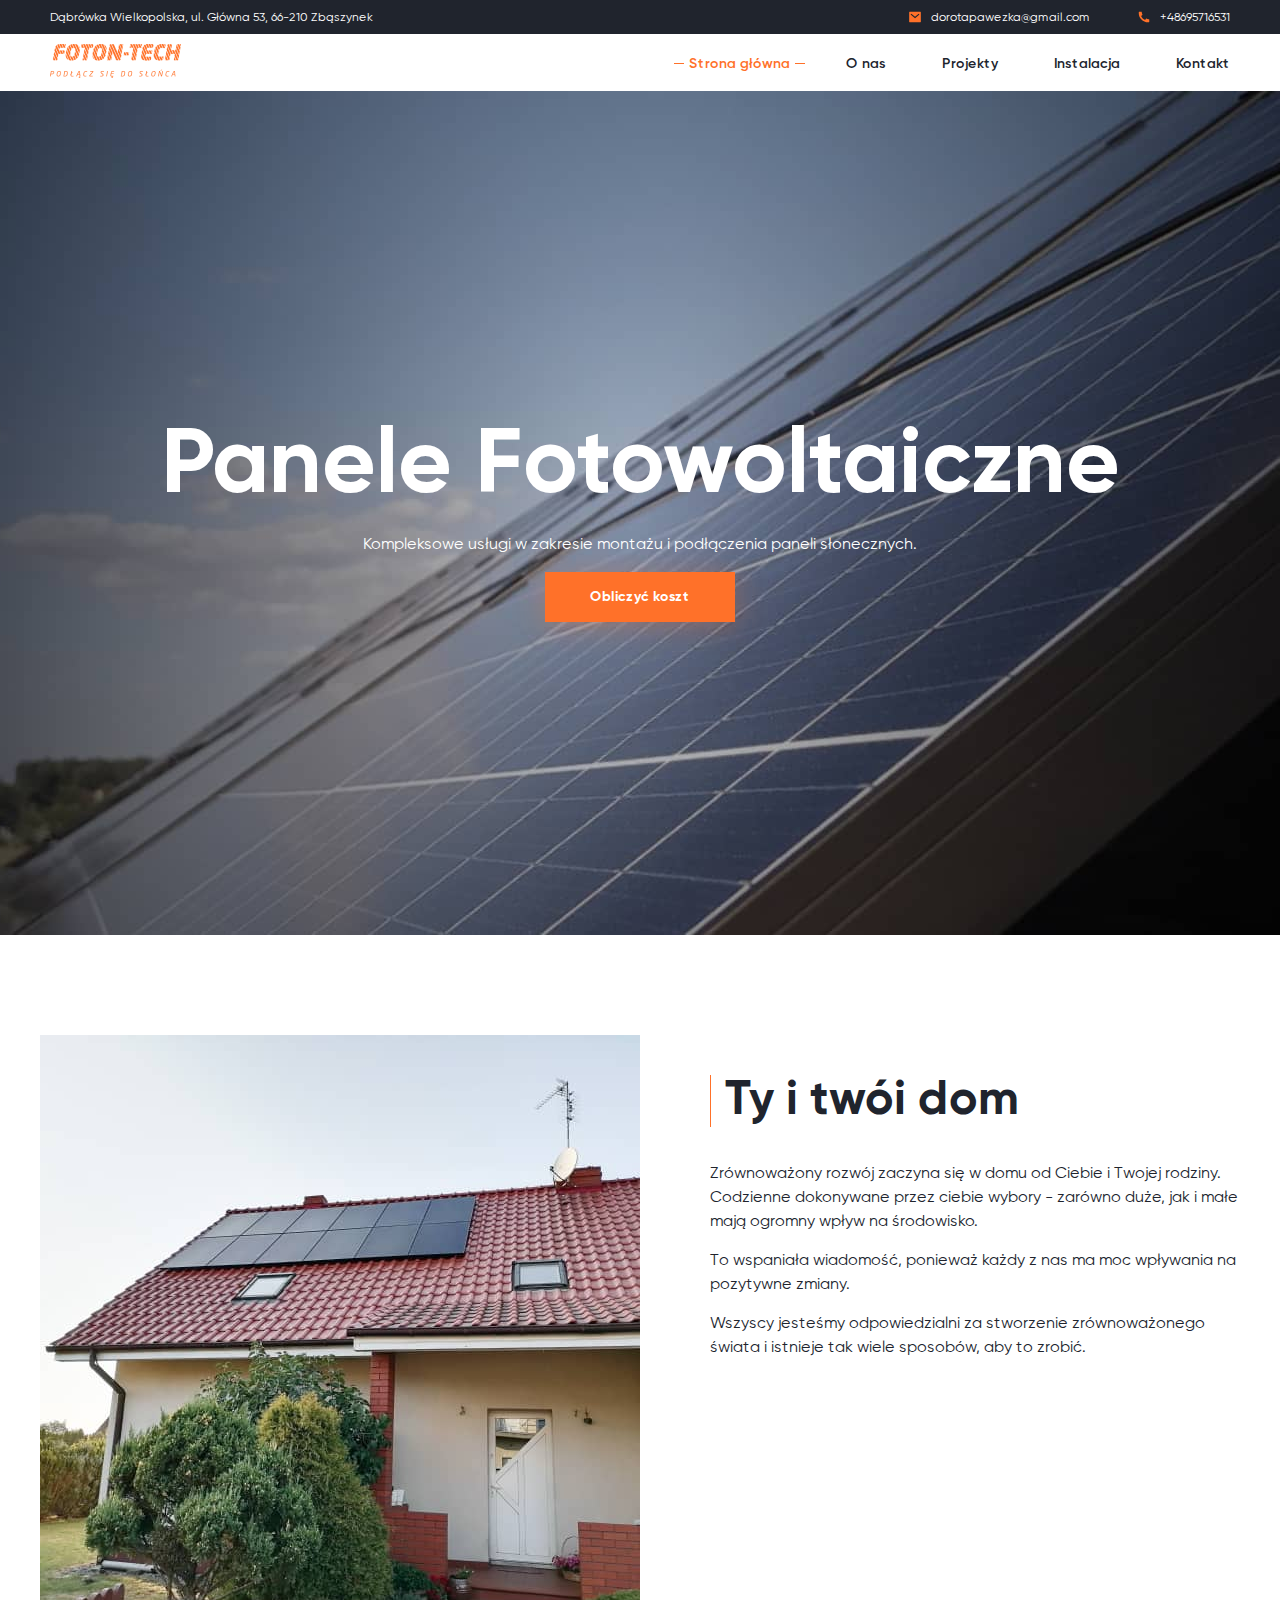
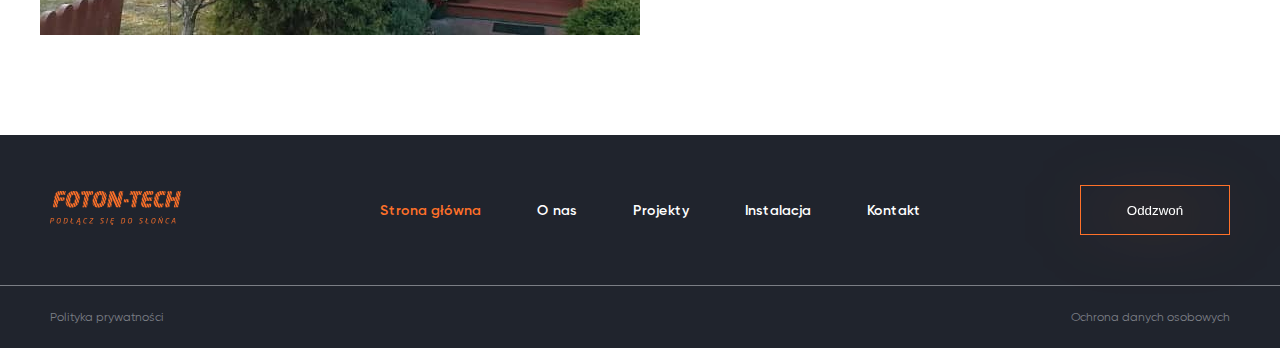
<file: index.html>
<!DOCTYPE html>
<html lang="ru">

<head>
    <meta charset="UTF-8"/>
    <meta name="viewport" content="width=device-width, initial-scale=1.0"/>
    <link rel="shortcut icon" href="/img/favicon.png" type="image/x-icon">
    <link rel="stylesheet" href="style/style.css">
    
    <title>Front-end learning</title>
</head>

<body>
<header class="page-header">
    <div class="header-wrapper">
        <a class="logo" href="/index.html">
            <img src="img/logo.png" alt="logo"/>
        </a>
        <nav class="navigation">
            <ul class="navigation-list">
                <li>
                    <a class="navigation-link active-nav-link" href="index.html">Strona główna</a>
                </li>
                <li>
                    <a class="navigation-link" href="about.html">O nas</a>
                </li>
                <li>
                    <a class="navigation-link" href="project.html">Projekty</a>
                </li>
                <li>
                    <a class="navigation-link" href="instalation.html">Instalacja</a>
                </li>
                <li>
                    <a class="navigation-link" href="contacts.html">Kontakt</a>
                </li>
            </ul>
        </nav>
    </div>
    <div class="header-wrapper header-wrapper-contacts">
        <address class="header-address">Dąbrówka Wielkopolska, ul. Główna 53, 66-210 Zbąszynek</address>
        <a class="contact-link" href="mailto:dorotapawezka@gmail.com">dorotapawezka@gmail.com</a>
        <a class="contact-link" href="tel:+48695716531">+48695716531</a>
    </div>
</header>

<main class="page-main">
    <section class="welcome-section">
        <div class="welcome-section__wrapper">
            <h1 class="main-title">Panele Fotowoltaiczne</h1>
            <p class="welcome-text">
                Kompleksowe usługi w zakresie montażu i podłączenia paneli słonecznych.
            </p>
            <button class="button">Obliczyć koszt</button>
        </div>
    </section>
    <section class="article-section">
        <div class="img-wrapper">
            <img src="img/house.jpg" alt="nice house with solar panels" width="800" height="600"/>
        </div>
        <div class="article-description">
            <h2 class="title">Ty i twói dom</h2>
            <p class="text-container">
                <span>Zrównoważony rozwój zaczyna się w domu od Ciebie i Twojej rodziny. Codzienne dokonywane przez ciebie wybory - zarówno duże, jak i małe mają ogromny wpływ na środowisko.</span>
                <span>To wspaniała wiadomość, ponieważ każdy z nas ma moc wpływania na pozytywne zmiany.</span>
                <span>Wszyscy jesteśmy odpowiedzialni za stworzenie zrównoważonego świata i istnieje tak wiele sposobów, aby to zrobić.</span>
            </p>
        </div>
    </section>
</main>

<footer class="page-footer">
    <div class="page-footer__contacts">
        <a href="/index.html">
            <img src="img/logo.png" alt="logo"/>
        </a>
        <div class="navigation">
            <ul class="navigation-list">
                <li>
                    <a class="navigation-link active-footer-link" href="index.html">Strona główna</a>
                </li>
                <li>
                    <a class="navigation-link" href="about.html">O nas</a>
                </li>
                <li>
                    <a class="navigation-link" href="project.html">Projekty</a>
                </li>
                <li>
                    <a class="navigation-link" href="instalation.html">Instalacja</a>
                </li>
                <li>
                    <a class="navigation-link" href="contacts.html">Kontakt</a>
                </li>
            </ul>
        </div>
        <button class="button-footer">Oddzwoń</button>
    </div>
    <div class="page-footer__links">
        <a href="#">Polityka prywatności</a>
        <a href="#">Ochrona danych osobowych</a>
    </div>
</footer>

<div class="popup-container popup-container-hidden">
    <div class="popup">
        <h2></h2>
        <p></p>
        <form action="#">
            <p>

                <span></span>
            </p>
            <input type="range" name="" id="">
            <div class="select-container">
                <select class="custom-select" name="" id="">
                    <option value="">value</option>
                    <option value="">value</option>
                    <option value="">value</option>
                </select>
            </div>
            <button class="button">button</button>
            <button class="close">button</button>
        </form>
    </div>
</div>

<script src="js/script.js"></script>
</body> 

</html>
</file>
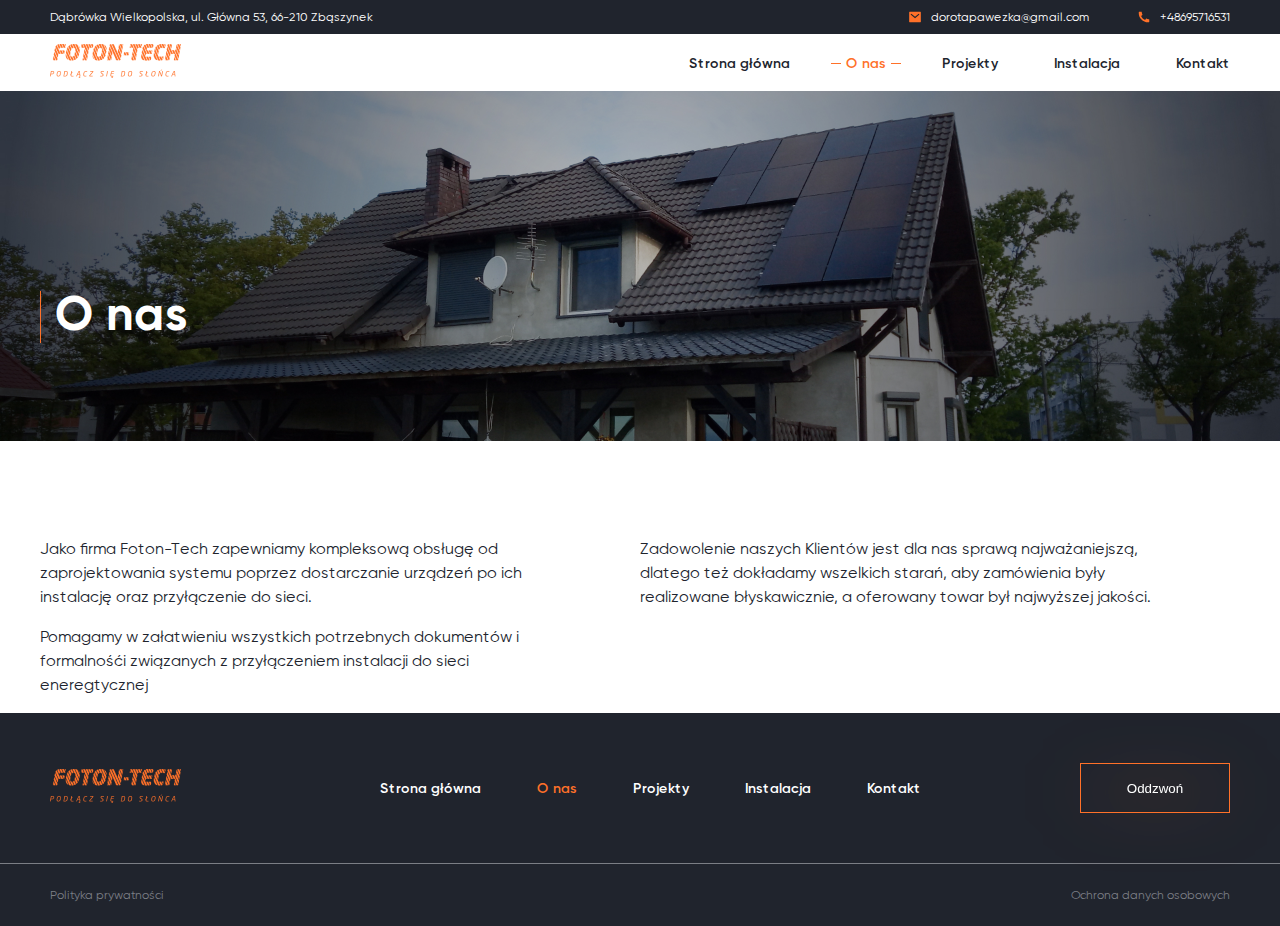
<file: about.html>
<!DOCTYPE html>
<html lang="ru">

<head>
    <meta charset="UTF-8"/>
    <meta name="viewport" content="width=device-width, initial-scale=1.0"/>
    <link rel="shortcut icon" href="/img/favicon.png" type="image/x-icon">
    <link rel="stylesheet" href="style/style.css">
    <title>Front-end learning</title>
</head>

<body>
<header class="page-header">
    <div class="header-wrapper">
        <a class="logo" href="/index.html">
            <img src="img/logo.png" alt="logo"/>
        </a>
        <nav class="navigation">
            <ul class="navigation-list">
                <li>
                    <a class="navigation-link" href="index.html">Strona główna</a>
                </li>
                <li>
                    <a class="navigation-link active-nav-link" href="about.html">O nas</a>
                </li>
                <li>
                    <a class="navigation-link" href="project.html">Projekty</a>
                </li>
                <li>
                    <a class="navigation-link" href="instalation.html">Instalacja</a>
                </li>
                <li>
                    <a class="navigation-link" href="contacts.html">Kontakt</a>
                </li>
            </ul>
        </nav>
    </div>
    <div class="header-wrapper header-wrapper-contacts">
        <address class="header-address">Dąbrówka Wielkopolska, ul. Główna 53, 66-210 Zbąszynek</address>
        <a class="contact-link" href="mailto:dorotapawezka@gmail.com">dorotapawezka@gmail.com</a>
        <a class="contact-link" href="tel:+48695716531">+48695716531</a>
    </div>
</header>
<main class="about-main">

    <section class="about-welcome">
        <h1 class="title">O nas</h1>
    </section>
    <section class="about-description">
        <div class="about-description__left">
            <p class="text-container"> Jako firma Foton-Tech zapewniamy kompleksową obsługę od zaprojektowania systemu poprzez dostarczanie
            urządzeń po ich instalację oraz przyłączenie do sieci.</p>
            <p class="text-container"> Pomagamy w załatwieniu wszystkich potrzebnych dokumentów i formalnośći
                związanych z przyłączeniem instalacji do sieci eneregtycznej</p>
        </div>
        <div class="about-description__right">
            <p class="text-container">Zadowolenie naszych Klientów jest dla nas sprawą najważaniejszą, dlatego też dokładamy wszelkich starań,
            aby
            zamówienia były realizowane błyskawicznie, a oferowany towar był najwyższej jakości.</p>
        </div>
    </section>

</main>

<footer class="page-footer">
    <div class="page-footer__contacts">
        <a href="/index.html">
            <img src="img/logo.png" alt="logo"/>
        </a>
        <div class="navigation">
            <ul class="navigation-list">
                <li>
                    <a class="navigation-link" href="index.html">Strona główna</a>
                </li>
                <li>
                    <a class="navigation-link active-footer-link" href="about.html">O nas</a>
                </li>
                <li>
                    <a class="navigation-link" href="project.html">Projekty</a>
                </li>
                <li>
                    <a class="navigation-link" href="instalation.html">Instalacja</a>
                </li>
                <li>
                    <a class="navigation-link" href="contacts.html">Kontakt</a>
                </li>
            </ul>
        </div>
        <button class="button-footer">Oddzwoń</button>
    </div>
    <div class="page-footer__links">
        <a href="#">Polityka prywatności</a>
        <a href="#">Ochrona danych osobowych</a>
    </div>
</footer>
</body>

</html>
</file>
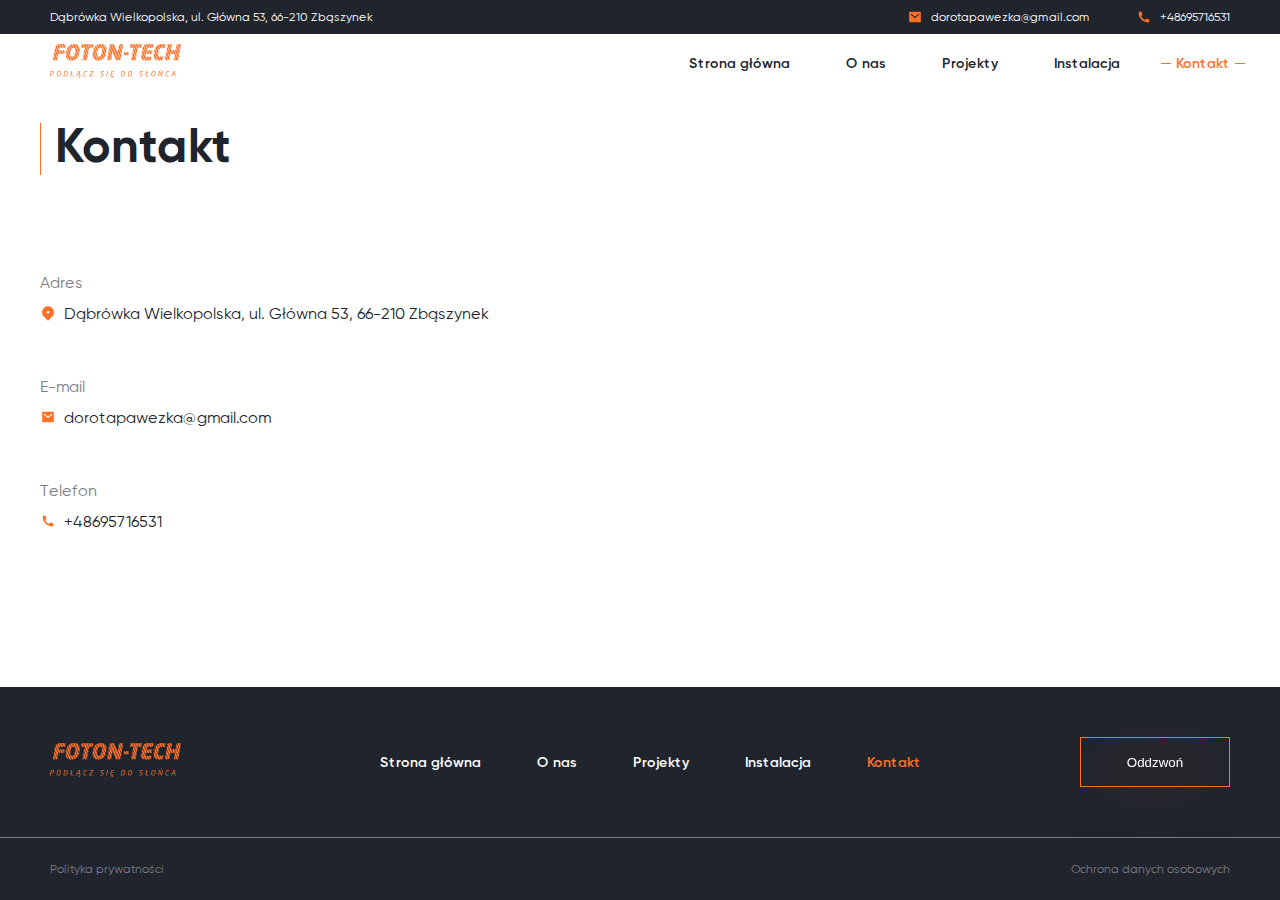
<file: contacts.html>
<!DOCTYPE html>
<html lang="ru">

<head>
    <meta charset="UTF-8"/>
    <meta name="viewport" content="width=device-width, initial-scale=1.0"/>
    <link rel="shortcut icon" href="/img/favicon.png" type="image/x-icon">
    <link rel="stylesheet" href="style/style.css">
    <title>Front-end learning</title>
</head>

<body>
<header class="page-header">
    <div class="header-wrapper">
        <a class="logo" href="/index.html">
            <img src="img/logo.png" alt="logo"/>
        </a>
        <nav class="navigation">
            <ul class="navigation-list">
                <li>
                    <a class="navigation-link" href="index.html">Strona główna</a>
                </li>
                <li>
                    <a class="navigation-link" href="about.html">O nas</a>
                </li>
                <li>
                    <a class="navigation-link" href="project.html">Projekty</a>
                </li>
                <li>
                    <a class="navigation-link" href="instalation.html">Instalacja</a>
                </li>
                <li>
                    <a class="navigation-link active-nav-link" href="contacts.html">Kontakt</a>
                </li>
            </ul>
        </nav>
    </div>
    <div class="header-wrapper header-wrapper-contacts">
        <address class="header-address">Dąbrówka Wielkopolska, ul. Główna 53, 66-210 Zbąszynek</address>
        <a class="contact-link" href="mailto:dorotapawezka@gmail.com">dorotapawezka@gmail.com</a>
        <a class="contact-link" href="tel:+48695716531">+48695716531</a>
    </div>
</header>

<main class="contact-main">
    <h1 class="title">Kontakt</h1>
    <section class="contact-section">
        <div>
            <div>
                <span class="contact-name">Adres</span>
                <address class="address">Dąbrówka Wielkopolska, ul. Główna 53, 66-210 Zbąszynek</address>
            </div>
            <p>
                <span class="contact-name">E-mail</span>
                <a class="email" href="mailto:dorotapawezka@gmail.com">dorotapawezka@gmail.com</a>
            </p>
            <p>
                <span class="contact-name">Telefon</span>
                <a class="phone-number" href="tel:+48695716531">+48695716531</a>
            </p>
        </div>
        <div>
            <iframe src="https://www.google.com/maps/embed?pb=!1m16!1m12!1m3!1d39080.38634242385!2d15.781609109417031!3d52.252026369556205!2m3!1f0!2f0!3f0!3m2!1i1024!2i768!4f13.1!2m1!1zRMSFYnLDs3drYSBXaWVsa29wb2xza2EsIHVsLiBHxYLDs3duYSA1MywgNjYtMjEwIFpixIVzenluZWs!5e0!3m2!1sru!2sua!4v1631635826765!5m2!1sru!2sua"
                    width="600" height="450" style="border:0;" allowfullscreen="" loading="lazy"></iframe>
        </div>
    </section>
</main>

<footer class="page-footer">
    <div class="page-footer__contacts">
        <a href="/index.html">
            <img src="img/logo.png" alt="logo"/>
        </a>
        <div class="navigation">
            <ul class="navigation-list">
                <li>
                    <a class="navigation-link" href="index.html">Strona główna</a>
                </li>
                <li>
                    <a class="navigation-link" href="about.html">O nas</a>
                </li>
                <li>
                    <a class="navigation-link" href="project.html">Projekty</a>
                </li>
                <li>
                    <a class="navigation-link" href="instalation.html">Instalacja</a>
                </li>
                <li>
                    <a class="navigation-link active-footer-link" href="contacts.html">Kontakt</a>
                </li>
            </ul>
        </div>
        <button class="button-footer">Oddzwoń</button>
    </div>
    <div class="page-footer__links">
        <a href="#">Polityka prywatności</a>
        <a href="#">Ochrona danych osobowych</a>
    </div>
</footer>
</body>

</html>
</file>
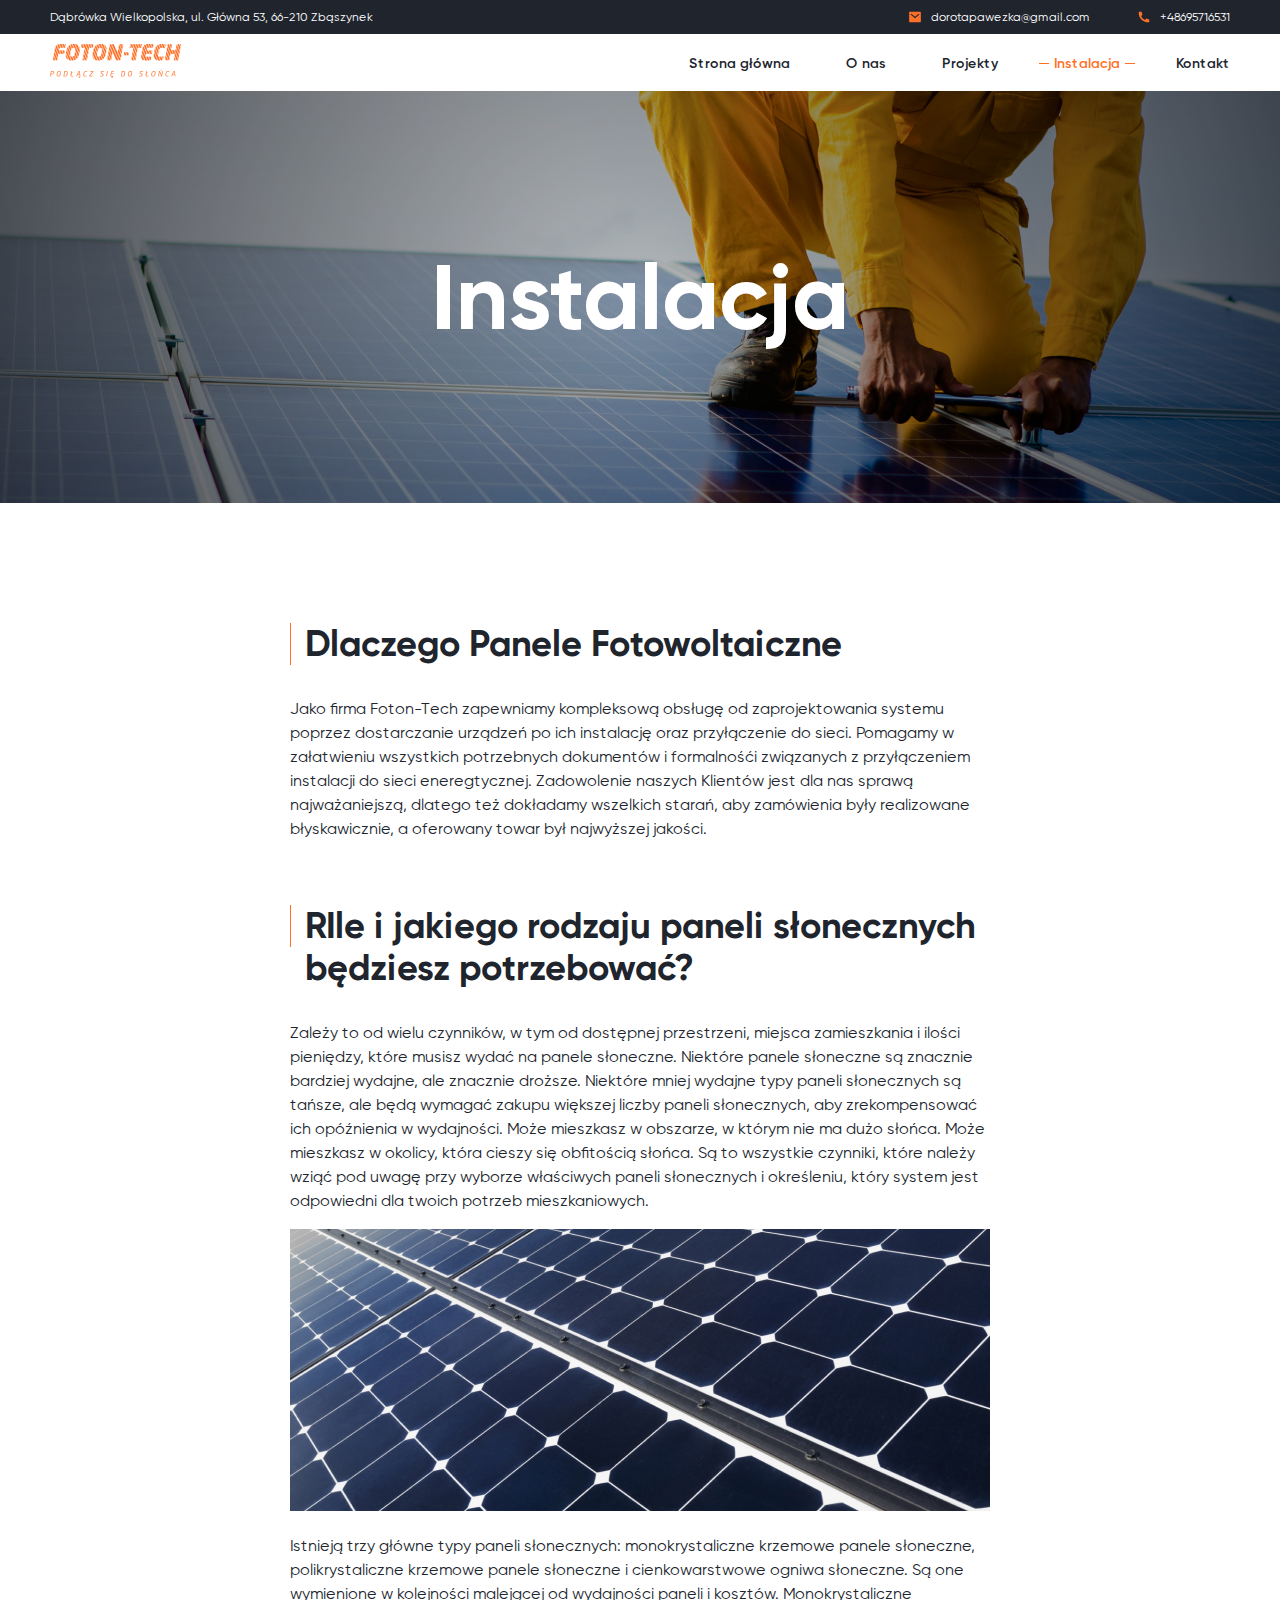
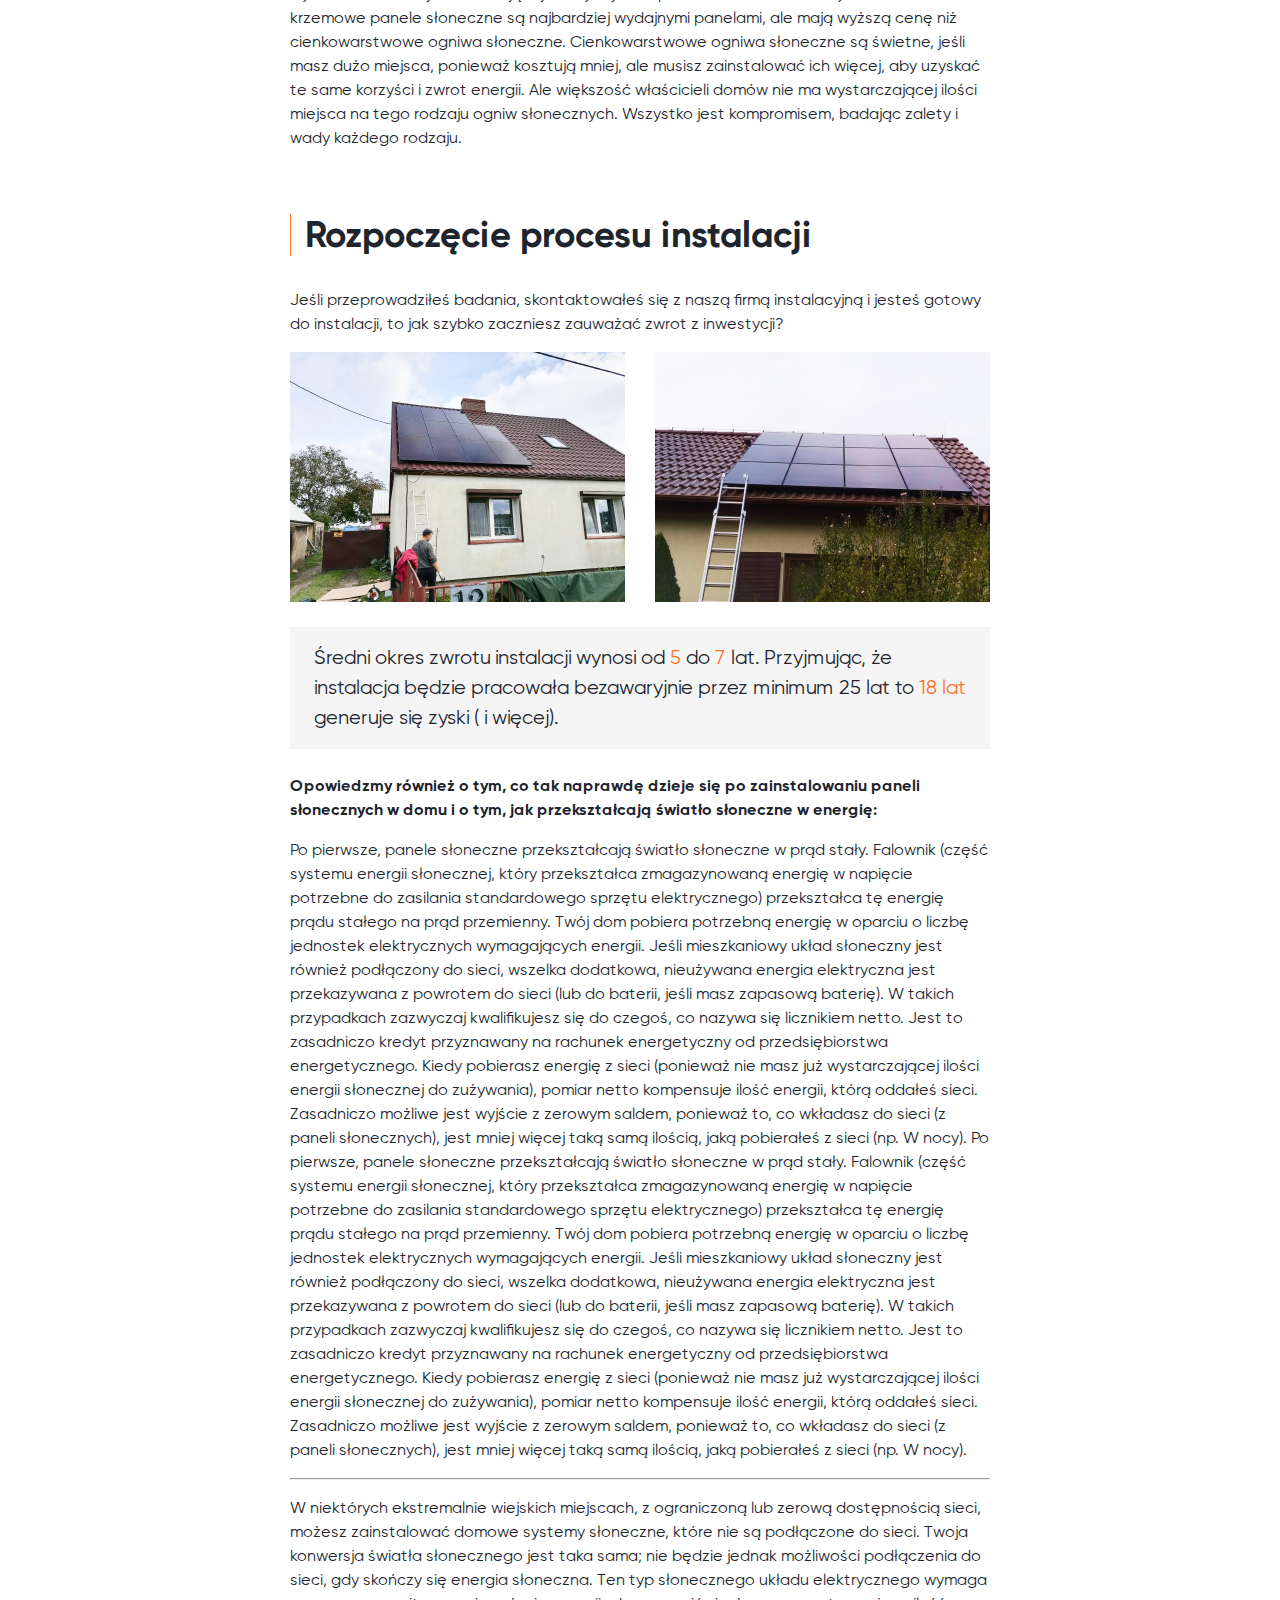
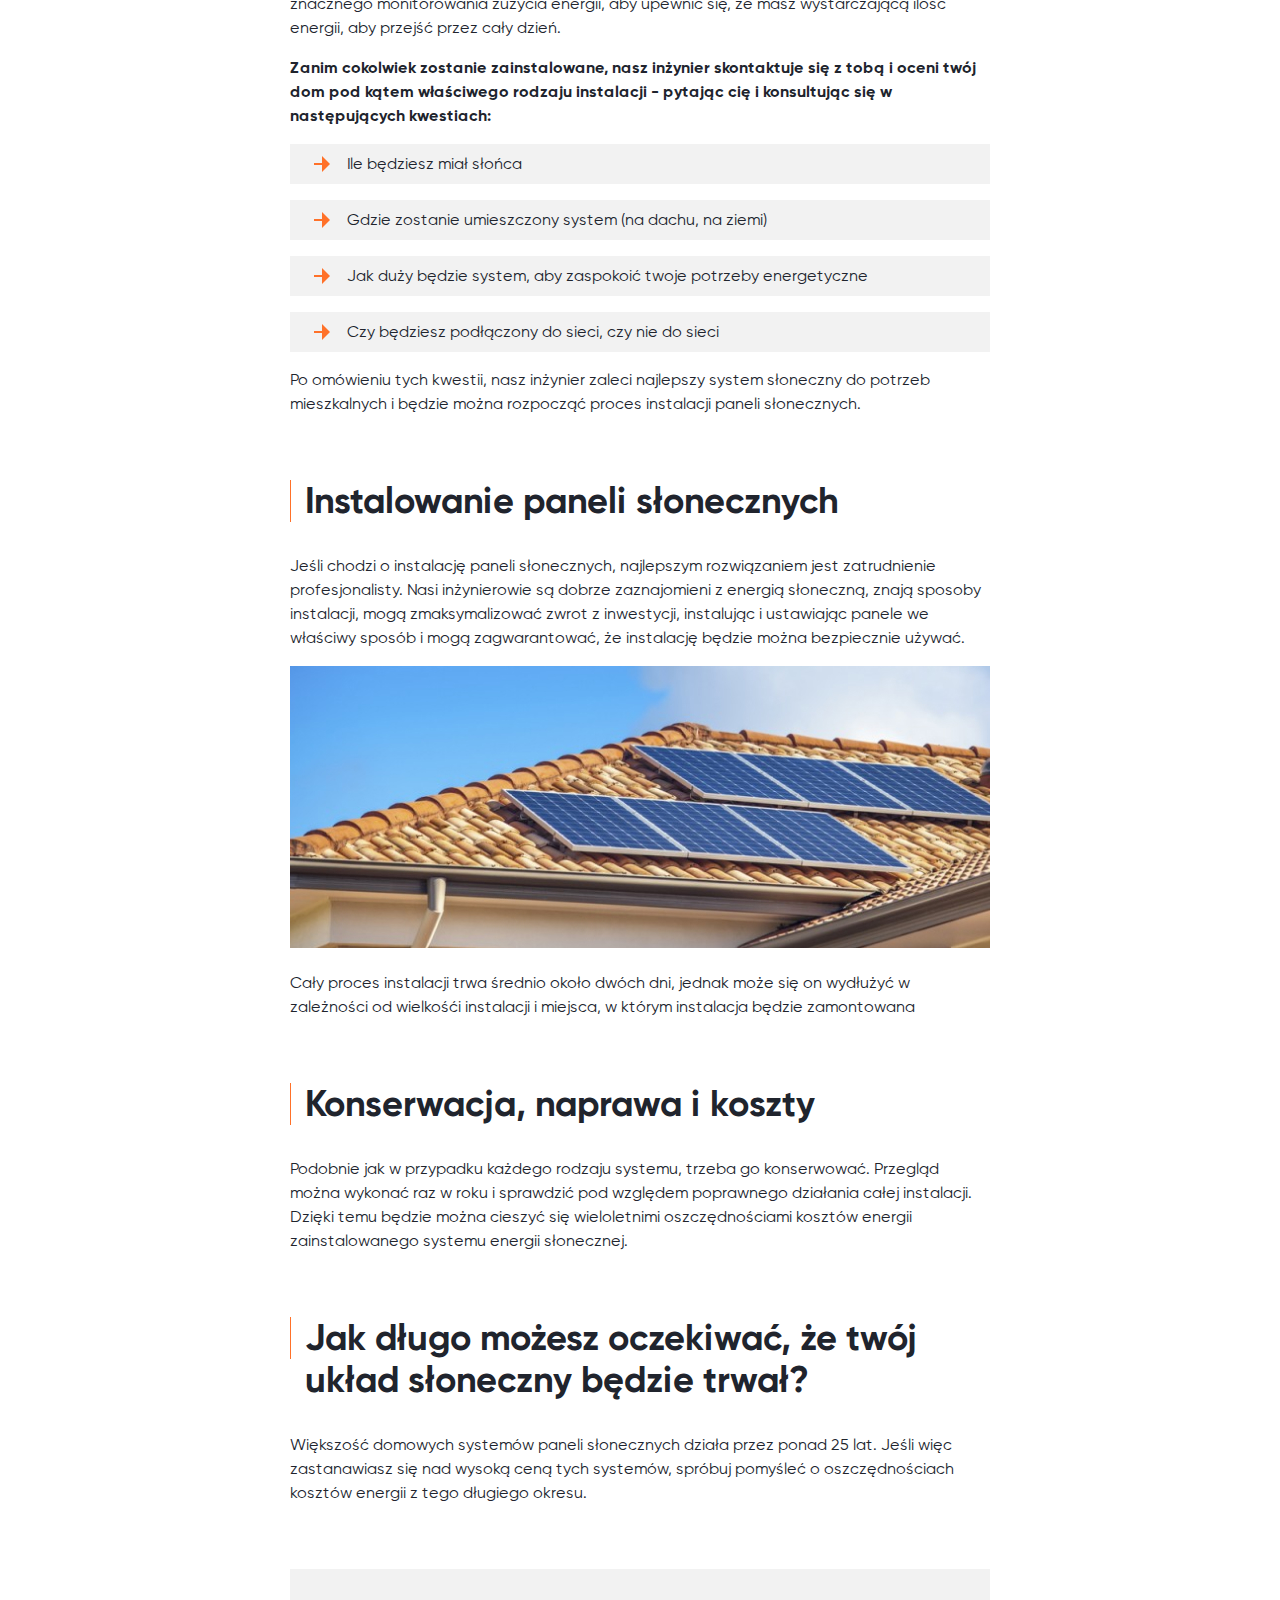
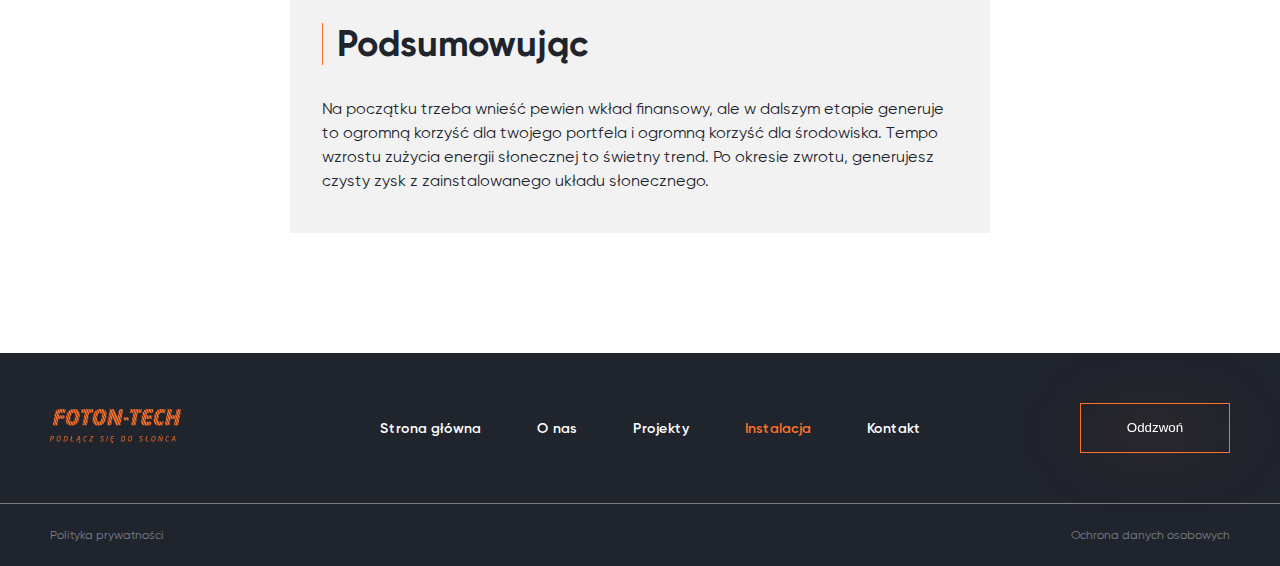
<file: instalation.html>
<!DOCTYPE html>
<html lang="ru">

<head>
    <meta charset="UTF-8"/>
    <meta name="viewport" content="width=device-width, initial-scale=1.0"/>
    <link rel="shortcut icon" href="/img/favicon.png" type="image/x-icon">
    <link rel="stylesheet" href="style/style.css"/>
    <title>Front-end learning</title>
</head>

<body>
<header class="page-header">
    <div class="header-wrapper">
        <a class="logo" href="/index.html">
            <img src="img/logo.png" alt="logo"/>
        </a>
        <nav class="navigation">
            <ul class="navigation-list">
                <li>
                    <a class="navigation-link" href="index.html">Strona główna</a>
                </li>
                <li>
                    <a class="navigation-link" href="about.html">O nas</a>
                </li>
                <li>
                    <a class="navigation-link" href="project.html">Projekty</a>
                </li>
                <li>
                    <a class="navigation-link active-nav-link" href="instalation.html">Instalacja</a>
                </li>
                <li>
                    <a class="navigation-link" href="contacts.html">Kontakt</a>
                </li>
            </ul>
        </nav>
    </div>
    <div class="header-wrapper header-wrapper-contacts">
        <address class="header-address">Dąbrówka Wielkopolska, ul. Główna 53, 66-210 Zbąszynek</address>
        <a class="contact-link" href="mailto:dorotapawezka@gmail.com">dorotapawezka@gmail.com</a>
        <a class="contact-link" href="tel:+48695716531">+48695716531</a>
    </div>
</header>

<main>
    <section class="installation-banner">
        <h1 class="main-title">Instalacja</h1>
    </section>
    <section class="installation-list">
        <div class="article">
            <h2 class="title">Dlaczego Panele Fotowoltaiczne</h2>
            <p>
                Jako firma Foton-Tech zapewniamy kompleksową obsługę od zaprojektowania systemu poprzez dostarczanie
                urządzeń po ich instalację oraz przyłączenie do sieci. Pomagamy w załatwieniu wszystkich potrzebnych
                dokumentów i formalnośći związanych z przyłączeniem
                instalacji do sieci eneregtycznej. Zadowolenie naszych Klientów jest dla nas sprawą najważaniejszą,
                dlatego też dokładamy wszelkich starań, aby zamówienia były realizowane błyskawicznie, a oferowany towar
                był najwyższej jakości.
            </p>
        </div>
        <div class="article">
            <h2 class="title">
                RIle i jakiego rodzaju paneli słonecznych będziesz potrzebować?
            </h2>
            <p>
                Zależy to od wielu czynników, w tym od dostępnej przestrzeni, miejsca zamieszkania i ilości pieniędzy,
                które musisz wydać na panele słoneczne. Niektóre panele słoneczne są znacznie bardziej wydajne, ale
                znacznie droższe. Niektóre mniej wydajne typy paneli
                słonecznych są tańsze, ale będą wymagać zakupu większej liczby paneli słonecznych, aby zrekompensować
                ich opóźnienia w wydajności. Może mieszkasz w obszarze, w którym nie ma dużo słońca. Może mieszkasz w
                okolicy, która cieszy się obfitością
                słońca. Są to wszystkie czynniki, które należy wziąć pod uwagę przy wyborze właściwych paneli
                słonecznych i określeniu, który system jest odpowiedni dla twoich potrzeb mieszkaniowych.
            </p>
            <div>
                <img src="img/installation-list__item2.jpg" alt="solar panels"/>
            </div>
            <p>
                Istnieją trzy główne typy paneli słonecznych: monokrystaliczne krzemowe panele słoneczne,
                polikrystaliczne krzemowe panele słoneczne i cienkowarstwowe ogniwa słoneczne. Są one wymienione w
                kolejności malejącej od wydajności paneli i kosztów. Monokrystaliczne
                krzemowe panele słoneczne są najbardziej wydajnymi panelami, ale mają wyższą cenę niż cienkowarstwowe
                ogniwa słoneczne. Cienkowarstwowe ogniwa słoneczne są świetne, jeśli masz dużo miejsca, ponieważ
                kosztują mniej, ale musisz zainstalować
                ich więcej, aby uzyskać te same korzyści i zwrot energii. Ale większość właścicieli domów nie ma
                wystarczającej ilości miejsca na tego rodzaju ogniw słonecznych. Wszystko jest kompromisem, badając
                zalety i wady każdego rodzaju.
            </p>
        </div>
        <div class="article">
            <h2 class="title">Rozpoczęcie procesu instalacji</h2>
            <p>
                Jeśli przeprowadziłeś badania, skontaktowałeś się z naszą firmą instalacyjną i jesteś gotowy do
                instalacji, to jak szybko zaczniesz zauważać zwrot z inwestycji?
            </p>
            <div class="article__img-wrapper">
                <div>
                    <img src="img/installation-list__item3.1.jpg" alt="house with solar panels"/>
                </div>
                <div>
                    <img src="img/installation-list__item3.2.jpg" alt="roof with solar panels"/>
                </div>
            </div>
            <blockquote>
                Średni okres zwrotu instalacji wynosi od <span>5</span> do
                <span>7</span> lat. Przyjmując, że instalacja będzie pracowała bezawaryjnie przez minimum 25 lat to
                <span>18 lat</span> generuje się zyski ( i więcej).
            </blockquote>
            <p>
                <b>Opowiedzmy również o tym, co tak naprawdę dzieje się po zainstalowaniu paneli słonecznych w domu i o
                    tym, jak przekształcają światło słoneczne w energię:</b>
            </p>
            <p>
                Po pierwsze, panele słoneczne przekształcają światło słoneczne w prąd stały. Falownik (część systemu
                energii słonecznej, który przekształca zmagazynowaną energię w napięcie potrzebne do zasilania
                standardowego sprzętu elektrycznego) przekształca tę energię
                prądu stałego na prąd przemienny. Twój dom pobiera potrzebną energię w oparciu o liczbę jednostek
                elektrycznych wymagających energii. Jeśli mieszkaniowy układ słoneczny jest również podłączony do sieci,
                wszelka dodatkowa, nieużywana
                energia elektryczna jest przekazywana z powrotem do sieci (lub do baterii, jeśli masz zapasową baterię).
                W takich przypadkach zazwyczaj kwalifikujesz się do czegoś, co nazywa się licznikiem netto. Jest to
                zasadniczo kredyt przyznawany
                na rachunek energetyczny od przedsiębiorstwa energetycznego. Kiedy pobierasz energię z sieci (ponieważ
                nie masz już wystarczającej ilości energii słonecznej do zużywania), pomiar netto kompensuje ilość
                energii, którą oddałeś sieci.
                Zasadniczo możliwe jest wyjście z zerowym saldem, ponieważ to, co wkładasz do sieci (z paneli
                słonecznych), jest mniej więcej taką samą ilością, jaką pobierałeś z sieci (np. W nocy). Po pierwsze,
                panele słoneczne przekształcają światło
                słoneczne w prąd stały. Falownik (część systemu energii słonecznej, który przekształca zmagazynowaną
                energię w napięcie potrzebne do zasilania standardowego sprzętu elektrycznego) przekształca tę energię
                prądu stałego na prąd przemienny.
                Twój dom pobiera potrzebną energię w oparciu o liczbę jednostek elektrycznych wymagających energii.
                Jeśli mieszkaniowy układ słoneczny jest również podłączony do sieci, wszelka dodatkowa, nieużywana
                energia elektryczna jest przekazywana
                z powrotem do sieci (lub do baterii, jeśli masz zapasową baterię). W takich przypadkach zazwyczaj
                kwalifikujesz się do czegoś, co nazywa się licznikiem netto. Jest to zasadniczo kredyt przyznawany na
                rachunek energetyczny od przedsiębiorstwa
                energetycznego. Kiedy pobierasz energię z sieci (ponieważ nie masz już wystarczającej ilości energii
                słonecznej do zużywania), pomiar netto kompensuje ilość energii, którą oddałeś sieci. Zasadniczo możliwe
                jest wyjście z zerowym saldem,
                ponieważ to, co wkładasz do sieci (z paneli słonecznych), jest mniej więcej taką samą ilością, jaką
                pobierałeś z sieci (np. W nocy).
            </p>
            <hr/>
            <p>
                W niektórych ekstremalnie wiejskich miejscach, z ograniczoną lub zerową dostępnością sieci, możesz
                zainstalować domowe systemy słoneczne, które nie są podłączone do sieci. Twoja konwersja światła
                słonecznego jest taka sama; nie będzie jednak możliwości
                podłączenia do sieci, gdy skończy się energia słoneczna. Ten typ słonecznego układu elektrycznego wymaga
                znacznego monitorowania zużycia energii, aby upewnić się, że masz wystarczającą ilość energii, aby
                przejść przez cały dzień.
            </p>
            <p>
                <b>Zanim cokolwiek zostanie zainstalowane, nasz inżynier skontaktuje się z tobą i oceni twój dom pod
                    kątem
                    właściwego rodzaju instalacji - pytając cię i konsultując się w następujących kwestiach:</b>
            </p>
            <ul class="installation-list__list article-list">
                <li class="article-list__item">Ile będziesz miał słońca</li>
                <li class="article-list__item">
                    Gdzie zostanie umieszczony system (na dachu, na ziemi)
                </li>
                <li class="article-list__item">
                    Jak duży będzie system, aby zaspokoić twoje potrzeby energetyczne
                </li>
                <li class="article-list__item">
                    Czy będziesz podłączony do sieci, czy nie do sieci
                </li>
            </ul>
            <p>
                Po omówieniu tych kwestii, nasz inżynier zaleci najlepszy system słoneczny do potrzeb mieszkalnych i
                będzie można rozpocząć proces instalacji paneli słonecznych.
            </p>
        </div>
        <div class="article">
            <h2 class="title">Instalowanie paneli słonecznych</h2>
            <p>
                Jeśli chodzi o instalację paneli słonecznych, najlepszym rozwiązaniem jest zatrudnienie profesjonalisty.
                Nasi inżynierowie są dobrze zaznajomieni z energią słoneczną, znają sposoby instalacji, mogą
                zmaksymalizować zwrot z inwestycji, instalując i ustawiając
                panele we właściwy sposób i mogą zagwarantować, że instalację będzie można bezpiecznie używać.
            </p>
            <div>
                <img src="img/installation-list__item4.jpg" alt="roof with solar panels"/>
            </div>
            <p>
                Cały proces instalacji trwa średnio około dwóch dni, jednak może się on wydłużyć w zależności od
                wielkośći instalacji i miejsca, w którym instalacja będzie zamontowana
            </p>
        </div>
        <div class="article">
            <h2 class="title">Konserwacja, naprawa i koszty</h2>
            <p>
                Podobnie jak w przypadku każdego rodzaju systemu, trzeba go konserwować. Przegląd można wykonać raz w
                roku i sprawdzić pod względem poprawnego działania całej instalacji. Dzięki temu będzie można cieszyć
                się wieloletnimi oszczędnościami kosztów energii
                zainstalowanego systemu energii słonecznej.
            </p>
        </div>
        <div class="article">
            <h2 class="title">
                Jak długo możesz oczekiwać, że twój układ słoneczny będzie trwał?
            </h2>
            <p>
                Większość domowych systemów paneli słonecznych działa przez ponad
                <span>25 lat</span>. Jeśli więc zastanawiasz się nad wysoką ceną tych systemów, spróbuj pomyśleć o
                oszczędnościach kosztów energii z tego długiego okresu.
            </p>
        </div>
        <div class="article results">
            <h2 class="title">Podsumowując</h2>
            <p>
                Na początku trzeba wnieść pewien wkład finansowy, ale w dalszym etapie generuje to ogromną korzyść dla
                twojego portfela i ogromną korzyść dla środowiska. Tempo wzrostu zużycia energii słonecznej to świetny
                trend. Po okresie zwrotu, generujesz czysty zysk
                z zainstalowanego układu słonecznego.
            </p>
        </div>
    </section>
</main>

<footer class="page-footer">
    <div class="page-footer__contacts">
        <a href="/index.html">
            <img src="img/logo.png" alt="logo"/>
        </a>
        <div class="navigation">
            <ul class="navigation-list">
                <li>
                    <a class="navigation-link" href="index.html">Strona główna</a>
                </li>
                <li>
                    <a class="navigation-link" href="about.html">O nas</a>
                </li>
                <li>
                    <a class="navigation-link" href="project.html">Projekty</a>
                </li>
                <li>
                    <a class="navigation-link active-footer-link" href="instalation.html">Instalacja</a>
                </li>
                <li>
                    <a class="navigation-link" href="contacts.html">Kontakt</a>
                </li>
            </ul>
        </div>
        <button class="button-footer">Oddzwoń</button>
    </div>
    <div class="page-footer__links">
        <a href="#">Polityka prywatności</a>
        <a href="#">Ochrona danych osobowych</a>
    </div>
</footer>
</body>

</html>
</file>
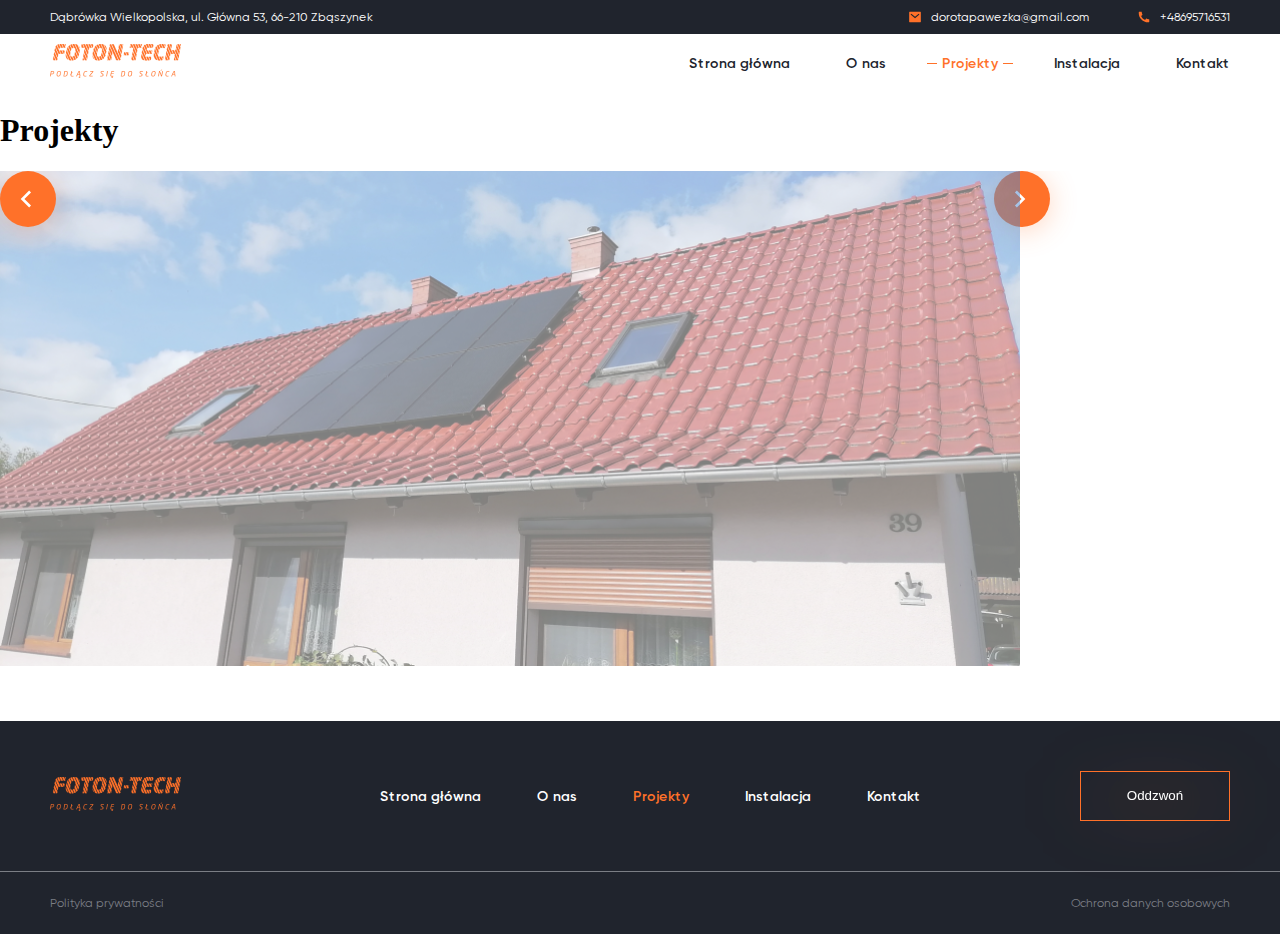
<file: project.html>
<!DOCTYPE html>
<html lang="ru">

<head>
    <meta charset="UTF-8"/>
    <meta name="viewport" content="width=device-width, initial-scale=1.0"/>
    <link rel="shortcut icon" href="/img/favicon.png" type="image/x-icon">
    <link rel="stylesheet" href="style/style.css"/>
    <title>Front-end learning</title>
</head>

<body>
<header class="page-header">
    <div class="header-wrapper">
        <a class="logo" href="/index.html">
            <img src="img/logo.png" alt="logo"/>
        </a>
        <nav class="navigation">
            <ul class="navigation-list">
                <li>
                    <a class="navigation-link" href="index.html">Strona główna</a>
                </li>
                <li>
                    <a class="navigation-link" href="about.html">O nas</a>
                </li>
                <li>
                    <a class="navigation-link active-nav-link" href="project.html">Projekty</a>
                </li>
                <li>
                    <a class="navigation-link" href="instalation.html">Instalacja</a>
                </li>
                <li>
                    <a class="navigation-link" href="contacts.html">Kontakt</a>
                </li>
            </ul>
        </nav>
    </div>
    <div class="header-wrapper header-wrapper-contacts">
        <address class="header-address">Dąbrówka Wielkopolska, ul. Główna 53, 66-210 Zbąszynek</address>
        <a class="contact-link" href="mailto:dorotapawezka@gmail.com">dorotapawezka@gmail.com</a>
        <a class="contact-link" href="tel:+48695716531">+48695716531</a>
    </div>
</header>

<main>
    <h1>Projekty</h1>
    <section class="slider-section">
        <button class="button-prew-slide"></button>
        <ul class="slider-list">
            <li class="slider-item"><img src="img/slider-image.jpg" alt="A roof with solar panels"></li>
            <li class="slider-item"><img src="img/slider-image.jpg" alt="A roof with solar panels"></li>
            <li class="slider-item"><img src="img/slider-image.jpg" alt="A roof with solar panels"></li>
            <li class="slider-item"><img src="img/slider-image.jpg" alt="A roof with solar panels"></li>
            <li class="slider-item"><img src="img/slider-image.jpg" alt="A roof with solar panels"></li>
        </ul>
        <button class="button-next-slide"></button>
    </section>

</main>

<footer class="page-footer">
    <div class="page-footer__contacts">
        <a href="/index.html">
            <img src="img/logo.png" alt="logo"/>
        </a>
        <div class="navigation">
            <ul class="navigation-list">
                <li>
                    <a class="navigation-link" href="index.html">Strona główna</a>
                </li>
                <li>
                    <a class="navigation-link" href="about.html">O nas</a>
                </li>
                <li>
                    <a class="navigation-link active-footer-link" href="project.html">Projekty</a>
                </li>
                <li>
                    <a class="navigation-link" href="instalation.html">Instalacja</a>
                </li>
                <li>
                    <a class="navigation-link" href="contacts.html">Kontakt</a>
                </li>
            </ul>
        </div>
        <button class="button-footer">Oddzwoń</button>
    </div>
    <div class="page-footer__links">
        <a href="#">Polityka prywatności</a>
        <a href="#">Ochrona danych osobowych</a>
    </div>
</footer>

<script src="js/script.js"></script>
</body>

</html>
</file>
<file: style/style.css>
@font-face {
    font-family: 'Gilroy';
    src: url('../fonts/gilroy-regular.woff2');
    font-weight: 400;
    font-style: normal;
}
@font-face {
    font-family: 'Gilroy';
    src: url('../fonts/gilroy-semibold.woff2');
    font-weight: 600;
    font-style: normal;
}
@font-face {
    font-family: 'Gilroy';
    src: url('../fonts/gilroy-bold.woff2');
    font-weight: 800;
    font-style: normal;
}
body {
    margin: 0;
    box-sizing: border-box;
    display: flex;
    flex-direction: column;
    height: 100vh;
}

* {
    box-sizing: inherit;
}

main {
    flex-grow: 1;
}

.contact-main {
    max-width: 1200px;
    width: 1200px;
    margin: 0 auto;
}

a {
    text-decoration: none;
}

.page-header {
    display: flex;
    flex-direction: column;
}

.header-wrapper {
    display: flex;
    align-items: center;
    justify-content: space-between;
    height: 57px;
    padding: 0 50px;
}

.navigation-list {
    display: flex;
}

.navigation-list li {
    list-style: none;
    margin-right: 56px;
}

.navigation-list li:last-child {
    margin-right: 0;
}

.navigation-link {
    font-family: "Gilroy", sans-serif;
    font-style: normal;
    font-weight: 600;
    font-size: 14px;
    line-height: 17px;
    color: #20242D;
}

.active-nav-link {
    color: #FF7129;
    position: relative;
}

.active-nav-link::before {
    display: block;
    width: 10px;
    content: '';
    position: absolute;
    border-bottom: 1px solid #FF7129;
    top: 50%;
    left: -15px;
}

.active-nav-link::after {
    display: block;
    width: 10px;
    content: '';
    position: absolute;
    border-bottom: 1px solid #FF7129;
    top: 50%;
    right: -15px;
}

.header-wrapper-contacts {
    background-color: #20242D;
    color: #fff;
    font-family: "Gilroy", sans-serif;
    font-weight: 400;
    font-size: 12px;
    line-height: 14px;
    justify-content: space-between;
    height: auto;
    padding: 10px 50px;
    order: -1;
}


.header-address,
.contact-section address {
    font-style: normal;
    margin-right: auto;
}

.contact-link {
    color: #fff;
}

.contact-link:last-of-type {
    margin-left: 70px;
}

.header-wrapper-contacts a[href^="tel"]::before,
.contact-section .phone-number::before {
    position: absolute;
    content: '';
    background: url("../img/phone.svg") no-repeat center;
    width: 14px;
    height: 14px;
    margin-left: -23px;
}

.header-wrapper-contacts a[href^="mailto"]::before,
.contact-section .email::before {
    position: absolute;
    content: '';
    background: url("../img/email.svg") no-repeat center;
    width: 14px;
    height: 14px;
    margin-left: -23px;
}

.title {
    font-family: "Gilroy", sans-serif;
    font-style: normal;
    font-weight: 800;
    font-size: 48px;
    line-height: 97%;
    color: #20242D;
    padding-left: 15px;
}

.title::before {
    content: '';
    display: block;
    border-left: 1px solid #FF7129;
    height: 52px;
    position: absolute;
    margin-left: -15px;
}

.text-container,
.article {
    font-family: "Gilroy", sans-serif;
    font-style: normal;
    font-weight: 400;
    font-size: 16px;
    line-height: 24px;
    color: #20242D;
}

.text-container span {
    display: inline-block;
    margin: 0 0 15px 0;
}

.page-footer {
    background: #20242D;
    display: flex;
    flex-direction: column;
}

.page-footer__contacts {
    border-bottom: 1px solid #7B7E85;
    display: flex;
    justify-content: space-between;
    align-items: center;
    padding: 50px;
}

.page-footer .navigation-link {
    color: #fff;
}

.page-footer .active-footer-link {
    color: #FF7129;
}

.page-footer__links {
    display: flex;
    justify-content: space-between;
    padding: 24px 50px;
}

.page-footer__links a {
    font-family: "Gilroy", sans-serif;
    font-style: normal;
    font-weight: 400;
    font-size: 12px;
    line-height: 14px;
    color: #7B7E85;
}

.button-footer {
    border: 1px solid #FF7129;
    box-sizing: border-box;
    filter: drop-shadow(0px 4px 28px rgba(255, 113, 41, 0.67));
    background-color: transparent;
    color: #fff;
    width: 150px;
    height: 50px;
}

/* index start */

.welcome-section,
.about-welcome,
.installation-banner {
    display: flex;
    flex-direction: column;
    align-items: center;
    justify-content: center;
    background-color: #5a6a81;
    background-image: url("../img/bg.jpg");
    background-repeat: no-repeat;
    background-position: center;
    background-size: cover;
    height: 844px;
}

.welcome-section__wrapper {
    display: flex;
    flex-direction: column;
    align-items: center;
    position: relative;
}

.welcome-section__wrapper::after {
    position: absolute;
    content: '';
    
}

.welcome-section__wrapper::before {
    position: absolute;
    content: '';
    background-image: url('../img/solar.png');
    
}

.main-title {
    font-family: "Gilroy", sans-serif;
    font-style: normal;
    font-weight: 800;
    font-size: 92px;
    line-height: 111px;
    text-align: center;
    color: #FFFFFF;
    margin: 0;
}

.welcome-text {
    font-family: "Gilroy", sans-serif;
    font-style: normal;
    font-weight: 400;
    font-size: 16px;
    line-height: 24px;
    text-align: center;
    color: #FFFFFF;
}

.button {
    background-color: #FF7129;
    box-shadow: 0px 4px 28px rgba(255, 113, 41, 0.29);
    font-family: "Gilroy";
    font-style: normal;
    font-weight: 800;
    font-size: 14px;
    line-height: 17px;
    text-align: center;
    color: #FFFFFF;
    width: 190px;
    height: 50px;
    border: none;
}

.article-section {
    display: flex;
    width: 1200px;
    margin: 100px auto;
}

.img-wrapper {
    width: 600px;
    display: flex;
}

.article-description {
    margin-left: 70px;
}

/* index end */

/* about start */
.about-welcome {
    background-image: url("../img/about_bg.jpg");
    height: 350px;
    justify-content: flex-start;
}

.about-welcome .title {
    color: #fff;
    width: 1200px;
    margin: 200px 0 0 0;
}

.about-description {
    display: flex;
    justify-content: center;
    margin-top: 80px;
}

.about-description__left,
.about-description__right {
    flex-basis: 600px;
}

.about-description p {
    width: 534px;
}

/* about end */

/* installation start */

.installation-banner {
    background-image: url("../img/installation_bg.jpg");
    height: 412px;
}

.installation-list {
    width: 1200px;
    margin: 120px auto;
}

.article {
    width: 700px;
    margin: 0 auto 64px;
}

.article .title {
    font-size: 36px;
    line-height: 42px;
    margin-bottom: 32px;
}

.article .title::before {
    height: 42px;
}

.article blockquote {
    margin: 25px 0;
    padding: 16px 24px;
    background: #F5F5F5;
    font-size: 20px;
    line-height: 30px;
    color: #20242D;
}

.article blockquote span {
    color: #FF7129;
}

.article-list {
    padding: 0;
}

.article-list__item {
    list-style: none;
    line-height: 40px;
    margin: 16px 0;
    padding-left: 57px;
    background-color: #F2F2F2;
}

.article-list__item::before {
    position: absolute;
    content: "";
    background-image: url("../img/arrow.svg");
    background-position-y: center;
    width: 20px;
    height: 40px;
    margin-left: -37px;
    background-repeat: no-repeat;
}

.article__img-wrapper {
    display: flex;
    justify-content: space-between;
}

.article__img-wrapper div {
    width: 335px;
    height: 250px;
    overflow: hidden;
}

.results {
    background: #F2F2F2;
    padding: 24px 32px;
}

/* installation end */

/* contact start */

.contact-section,
.contact-section a {
    display: flex;
    justify-content: space-between;
    align-items: center;

    font-family: "Gilroy", sans-serif;
    font-style: normal;
    font-weight: normal;
    font-size: 16px;
    line-height: 19px;
    color: #20242D;
}

.contact-section p {
    margin: 0;
}

/* .contact-wrapper {

} */

.contact-name {
    font-family: "Gilroy", sans-serif;
    font-style: normal;
    font-weight: 400;
    font-size: 16px;
    line-height: 19px;
    color: #7B7E85;
}

.contact-section .address,
.contact-section .email,
.contact-section .phone-number {
    padding-left: 24px;
    display: block;
    margin-top: 12px;
    margin-bottom: 54px;
}

.contact-section .address::before {
    position: absolute;
    content: '';
    background: url("../img/maping.svg") no-repeat center;
    width: 14px;
    height: 18px;
    margin-left: -23px;
}

.contact-section .email::before,
.contact-section .phone-number::before {
    height: 18px;
}

/* contact end */

/**/
.slider-section {
    width: 100%;
    position: relative;
    min-height: 550px;
    overflow: hidden;
}

.slider-list {
    margin: 0 auto;
    display: flex;
    width: 1020px;
    left: 0;

}

.slider-item {
    height: 495px;
    width: 1020px;
    position: absolute;
    top: 0;
    opacity: 0.5;
    list-style: none;

}

.active {
    opacity: 1;
}

.slider-item img {
    width: 100%;
    height: auto;
}

.button-prew-slide,
.button-next-slide {
    position: absolute;
    width: 56px;
    height: 56px;
    border: none;
    border-radius: 50%;
    background: #FF7129;
    box-shadow: 0px 4px 28px rgba(255, 113, 41, 0.29);
    background-repeat: no-repeat;
    background-position: 20px;
}
.button-prew-slide {
    background-image: url("../img/right.svg");
    right: 18%;
}
.button-next-slide {
    background-image: url("../img/left.svg");

}
/**/

/* popup start */

.popup-container {
    position: fixed;
    top: 0;
    right: 0;
    bottom: 0;
    left: 0;
    height: 100%;
    width: 100%;
    background-color: rgba(32, 36, 45, 0.9);
    display: flex;
    justify-content: center;
    align-items: center;
}

.popup-container-hidden {
    display: none;
}

.popup {
    background-color: #fff;
    padding: 20px;
}
/* popup end */
</file>
